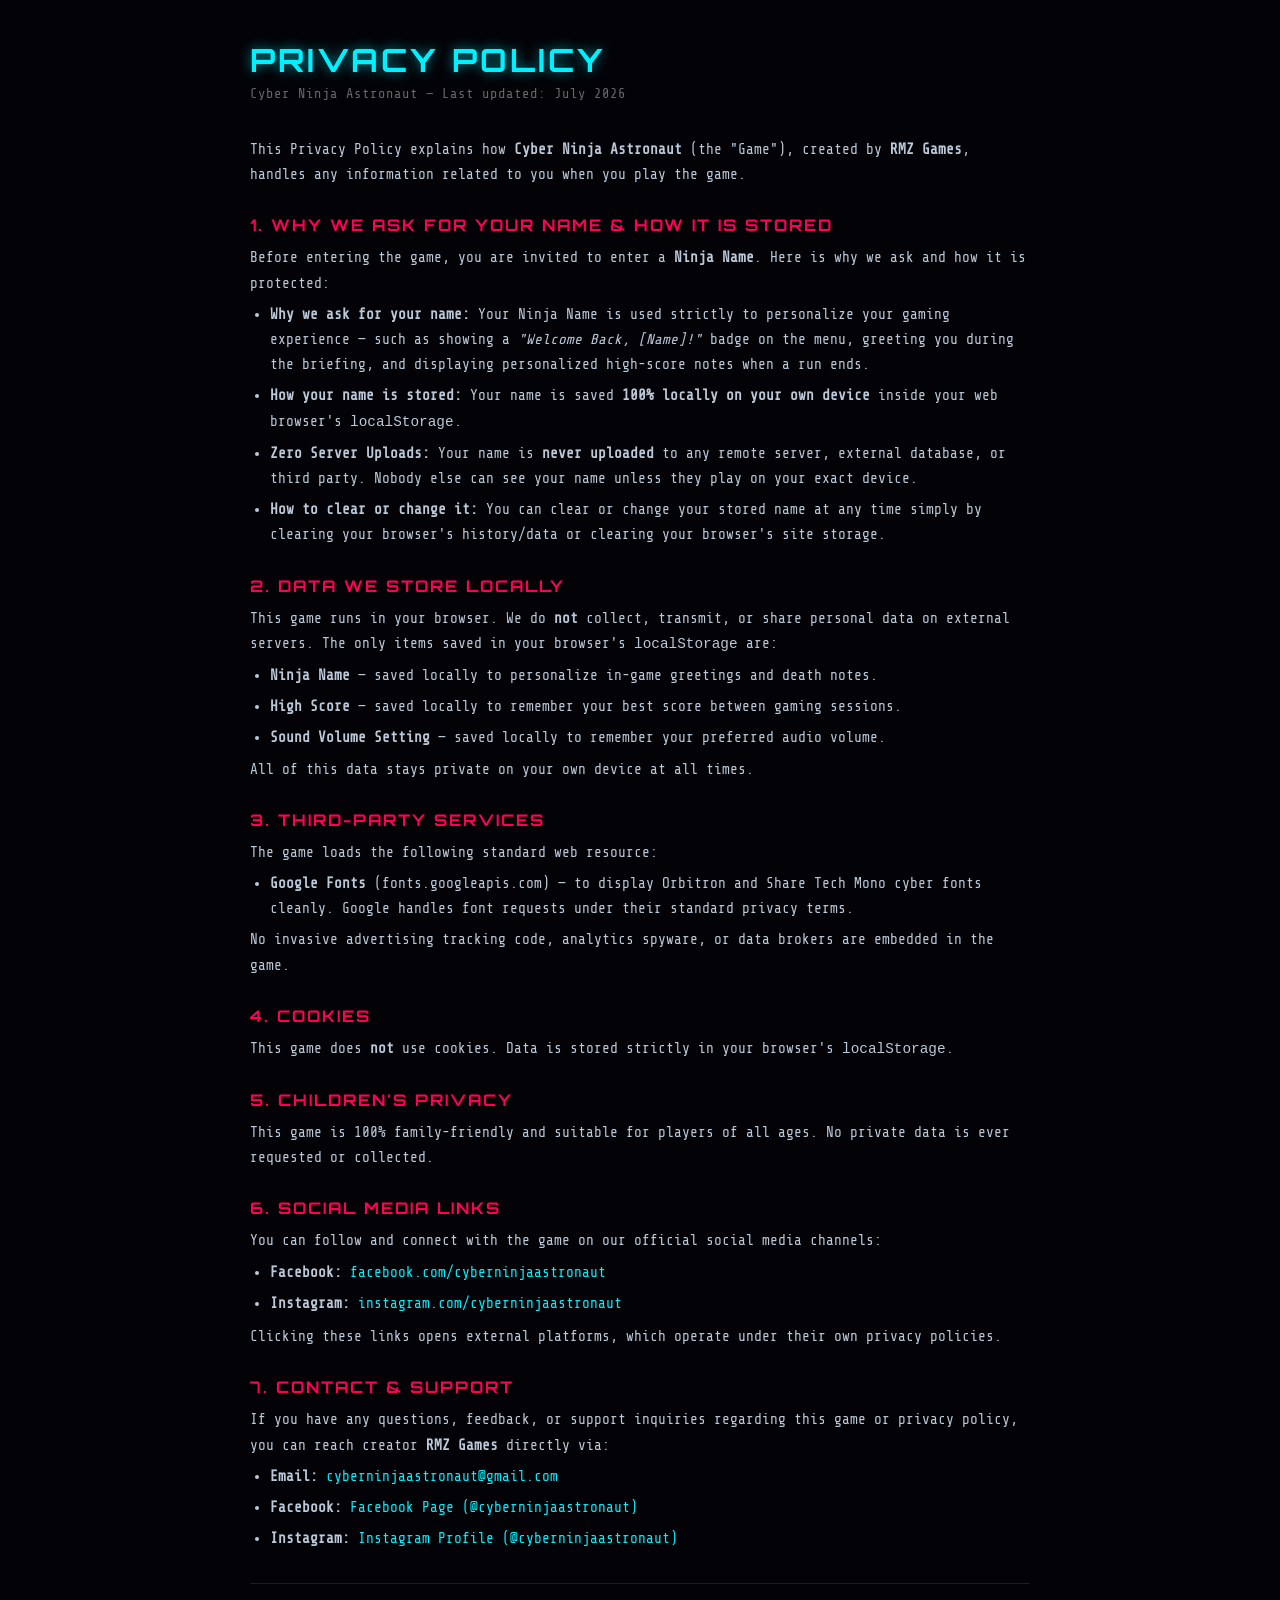
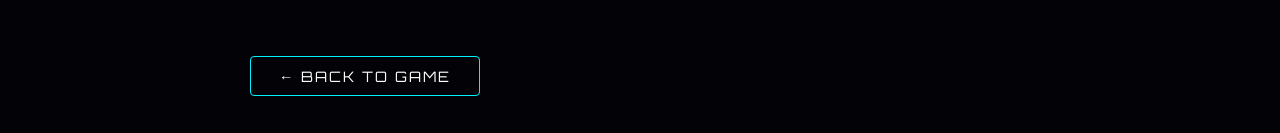
<file: privacy.html>
<!DOCTYPE html>
<html lang="en">
<head>
    <meta charset="UTF-8">
    <meta name="viewport" content="width=device-width, initial-scale=1.0">
    <title>Privacy Policy – Cyber Ninja Astronaut</title>
    <link rel="icon" type="image/jpeg" href="Images/Cyber Ninja Astronaut Blogger Icon.jpg">
    <style>
        @import url('https://fonts.googleapis.com/css2?family=Orbitron:wght@700;900&family=Share+Tech+Mono&display=swap');

        * { box-sizing: border-box; margin: 0; padding: 0; }

        body {
            background: #030307;
            color: #cdd8e8;
            font-family: 'Share Tech Mono', monospace;
            min-height: 100vh;
            padding: 40px 20px;
            display: flex;
            justify-content: center;
        }

        .container {
            max-width: 780px;
            width: 100%;
        }

        h1 {
            font-family: 'Orbitron', sans-serif;
            font-size: 2rem;
            color: #00f0ff;
            text-shadow: 0 0 12px rgba(0,240,255,0.6);
            margin-bottom: 6px;
            letter-spacing: 3px;
            text-transform: uppercase;
        }

        .subtitle {
            font-size: 0.85rem;
            color: rgba(255,255,255,0.4);
            margin-bottom: 36px;
            letter-spacing: 1px;
        }

        h2 {
            font-family: 'Orbitron', sans-serif;
            font-size: 1rem;
            color: #ff0055;
            letter-spacing: 2px;
            text-transform: uppercase;
            margin: 28px 0 10px;
        }

        p, li {
            font-size: 0.9rem;
            line-height: 1.75;
            color: #bbc8d8;
        }

        ul {
            padding-left: 20px;
            margin-top: 6px;
        }

        li { margin-bottom: 6px; }

        a {
            color: #00f0ff;
            text-decoration: none;
        }
        a:hover { text-decoration: underline; }

        .back-btn {
            display: inline-block;
            margin-top: 40px;
            font-family: 'Orbitron', sans-serif;
            font-size: 0.9rem;
            color: #fff;
            border: 1px solid #00f0ff;
            padding: 10px 28px;
            border-radius: 4px;
            text-decoration: none;
            letter-spacing: 2px;
            text-transform: uppercase;
            transition: background 0.2s, box-shadow 0.2s;
        }
        .back-btn:hover {
            background: rgba(0,240,255,0.1);
            box-shadow: 0 0 10px rgba(0,240,255,0.4);
        }

        hr {
            border: none;
            border-top: 1px solid rgba(0,240,255,0.15);
            margin: 32px 0;
        }
    </style>
</head>
<body>
    <div class="container">
        <h1>Privacy Policy</h1>
        <div class="subtitle">Cyber Ninja Astronaut &mdash; Last updated: July 2026</div>

        <p>
            This Privacy Policy explains how <strong>Cyber Ninja Astronaut</strong> (the "Game"), created by <strong>RMZ Games</strong>,
            handles any information related to you when you play the game.
        </p>

        <h2>1. Why We Ask For Your Name & How It Is Stored</h2>
        <p>Before entering the game, you are invited to enter a <strong>Ninja Name</strong>. Here is why we ask and how it is protected:</p>
        <ul>
            <li><strong>Why we ask for your name:</strong> Your Ninja Name is used strictly to personalize your gaming experience — such as showing a <em>"Welcome Back, [Name]!"</em> badge on the menu, greeting you during the briefing, and displaying personalized high-score notes when a run ends.</li>
            <li><strong>How your name is stored:</strong> Your name is saved <strong>100% locally on your own device</strong> inside your web browser's <code>localStorage</code>.</li>
            <li><strong>Zero Server Uploads:</strong> Your name is <strong>never uploaded</strong> to any remote server, external database, or third party. Nobody else can see your name unless they play on your exact device.</li>
            <li><strong>How to clear or change it:</strong> You can clear or change your stored name at any time simply by clearing your browser's history/data or clearing your browser's site storage.</li>
        </ul>

        <h2>2. Data We Store Locally</h2>
        <p>This game runs in your browser. We do <strong>not</strong> collect, transmit, or share personal data on external servers. The only items saved in your browser's <code>localStorage</code> are:</p>
        <ul>
            <li><strong>Ninja Name</strong> — saved locally to personalize in-game greetings and death notes.</li>
            <li><strong>High Score</strong> — saved locally to remember your best score between gaming sessions.</li>
            <li><strong>Sound Volume Setting</strong> — saved locally to remember your preferred audio volume.</li>
        </ul>
        <p>All of this data stays private on your own device at all times.</p>

        <h2>3. Third-Party Services</h2>
        <p>The game loads the following standard web resource:</p>
        <ul>
            <li><strong>Google Fonts</strong> (fonts.googleapis.com) — to display Orbitron and Share Tech Mono cyber fonts cleanly. Google handles font requests under their standard privacy terms.</li>
        </ul>
        <p>No invasive advertising tracking code, analytics spyware, or data brokers are embedded in the game.</p>

        <h2>4. Cookies</h2>
        <p>This game does <strong>not</strong> use cookies. Data is stored strictly in your browser's <code>localStorage</code>.</p>

        <h2>5. Children's Privacy</h2>
        <p>This game is 100% family-friendly and suitable for players of all ages. No private data is ever requested or collected.</p>

        <h2>6. Social Media Links</h2>
        <p>You can follow and connect with the game on our official social media channels:</p>
        <ul>
            <li><strong>Facebook:</strong> <a href="https://www.facebook.com/cyberninjaastronaut" target="_blank" rel="noopener noreferrer">facebook.com/cyberninjaastronaut</a></li>
            <li><strong>Instagram:</strong> <a href="https://www.instagram.com/cyberninjaastronaut/" target="_blank" rel="noopener noreferrer">instagram.com/cyberninjaastronaut</a></li>
        </ul>
        <p style="margin-top:8px;">Clicking these links opens external platforms, which operate under their own privacy policies.</p>

        <h2>7. Contact & Support</h2>
        <p>If you have any questions, feedback, or support inquiries regarding this game or privacy policy, you can reach creator <strong>RMZ Games</strong> directly via:</p>
        <ul>
            <li><strong>Email:</strong> <a href="mailto:cyberninjaastronaut@gmail.com">cyberninjaastronaut@gmail.com</a></li>
            <li><strong>Facebook:</strong> <a href="https://www.facebook.com/cyberninjaastronaut" target="_blank" rel="noopener noreferrer">Facebook Page (@cyberninjaastronaut)</a></li>
            <li><strong>Instagram:</strong> <a href="https://www.instagram.com/cyberninjaastronaut/" target="_blank" rel="noopener noreferrer">Instagram Profile (@cyberninjaastronaut)</a></li>
        </ul>

        <hr>

        <a href="game.html" class="back-btn">&larr; Back to Game</a>
    </div>
</body>
</html>
</file>
